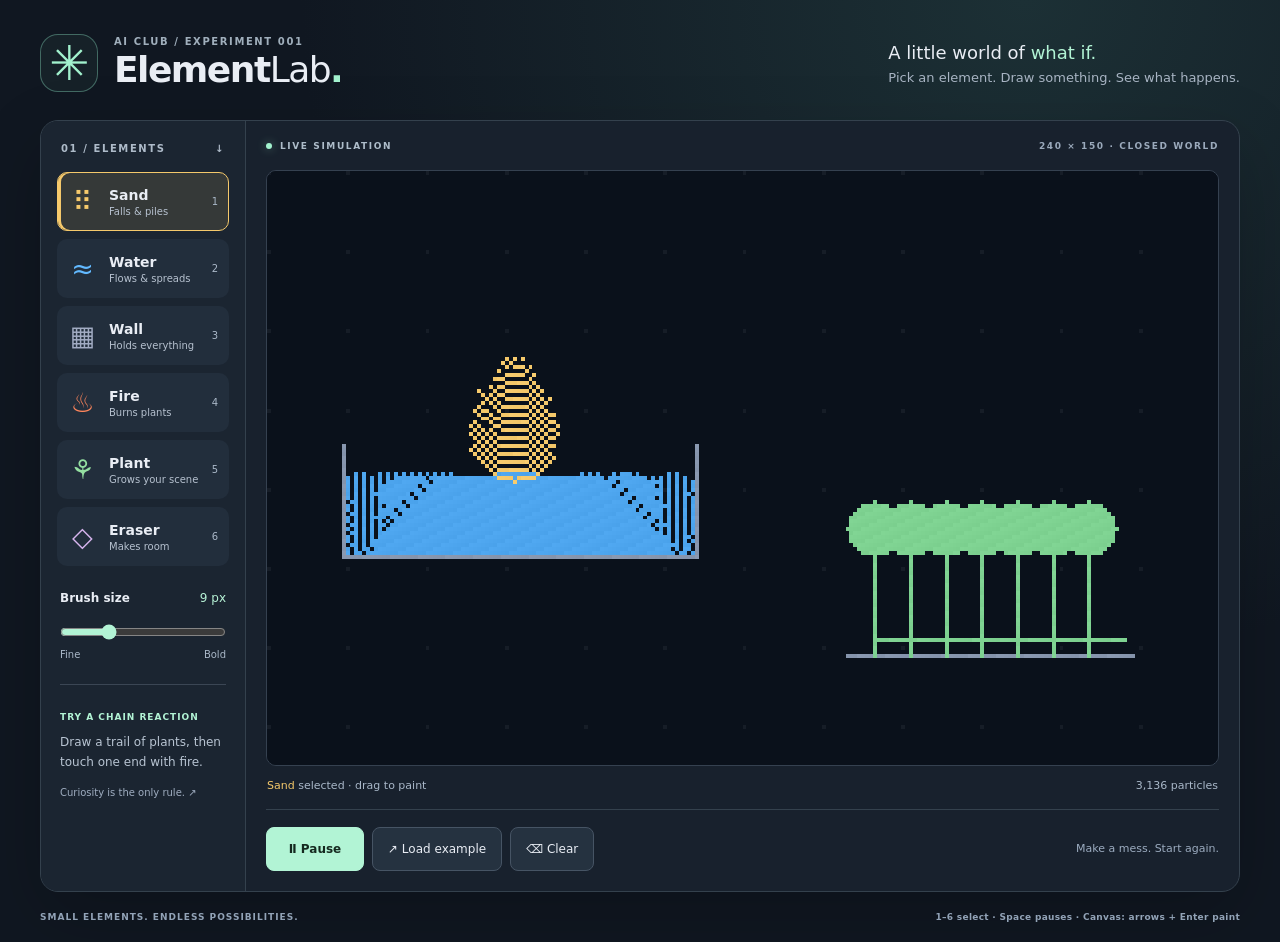
<file: codex/index.html>
<!doctype html>
<html lang="en">
<head>
  <meta charset="utf-8">
  <meta name="viewport" content="width=device-width, initial-scale=1">
  <meta name="theme-color" content="#101721">
  <title>Element Lab — a little world of what if</title>
  <link rel="stylesheet" href="style.css">
  <script defer src="simulation.js"></script>
  <script defer src="app.js"></script>
</head>
<body>
  <main>
    <header class="masthead">
      <div class="brand"><span class="logo" aria-hidden="true">✳</span><div><p class="eyebrow">AI CLUB / EXPERIMENT 001</p><h1>Element<span>Lab</span><span class="title-dot">.</span></h1></div></div>
      <div class="intro"><strong>A little world of <em>what if.</em></strong><p>Pick an element. Draw something. See what happens.</p></div>
    </header>
    <section class="lab" aria-label="Interactive element sandbox">
      <aside class="toolbox">
        <div class="section-label"><span>01 / ELEMENTS</span><span>↓</span></div>
        <div class="materials" role="group" aria-label="Painting material">
          <button class="material selected" data-material="1" aria-pressed="true" style="--accent:#f5c96b"><span class="symbol">⠿</span><span>Sand<small>Falls & piles</small></span><kbd>1</kbd></button>
          <button class="material" data-material="2" aria-pressed="false" style="--accent:#62b9ff"><span class="symbol">≈</span><span>Water<small>Flows & spreads</small></span><kbd>2</kbd></button>
          <button class="material" data-material="3" aria-pressed="false" style="--accent:#a2acc3"><span class="symbol">▦</span><span>Wall<small>Holds everything</small></span><kbd>3</kbd></button>
          <button class="material" data-material="4" aria-pressed="false" style="--accent:#ff865c"><span class="symbol">♨</span><span>Fire<small>Burns plants</small></span><kbd>4</kbd></button>
          <button class="material" data-material="5" aria-pressed="false" style="--accent:#94dfa1"><span class="symbol">⚘</span><span>Plant<small>Grows your scene</small></span><kbd>5</kbd></button>
          <button class="material" data-material="0" aria-pressed="false" style="--accent:#d8b6ef"><span class="symbol">◇</span><span>Eraser<small>Makes room</small></span><kbd>6</kbd></button>
        </div>
        <div class="brush-panel"><label for="brush">Brush size <output id="brush-value" for="brush">9 px</output></label><input id="brush" type="range" min="1" max="12" value="4"><div class="range-labels"><span>Fine</span><span>Bold</span></div></div>
        <div class="tip"><span class="eyebrow">TRY A CHAIN REACTION</span><p>Draw a trail of plants, then touch one end with fire.</p><span>Curiosity is the only rule. ↗</span></div>
      </aside>
      <div class="workspace">
        <div class="canvas-bar"><span><i id="status-dot"></i><span id="status">LIVE SIMULATION</span></span><span class="grid-info">240 × 150 · CLOSED WORLD</span></div>
        <div class="canvas-wrap" id="canvas-wrap"><canvas id="sandbox" width="240" height="150" tabindex="0" aria-label="Element sandbox. Drag to paint. Arrow keys move the brush; Enter paints at the keyboard cursor."></canvas><div class="canvas-hint" id="canvas-hint">YOUR NEXT DISCOVERY STARTS HERE</div></div>
        <div class="canvas-footer"><span id="tool-caption"><b>Sand</b> selected · drag to paint</span><span id="particle-count">0 particles</span></div>
        <div class="actions"><button id="pause">Ⅱ <span>Pause</span></button><button id="example">↗ Load example</button><button id="clear">⌫ Clear</button><span class="action-note">Make a mess. Start again.</span></div>
      </div>
    </section>
    <footer class="page-footer"><span>SMALL ELEMENTS. ENDLESS POSSIBILITIES.</span><span>1–6 select · Space pauses · <span class="keyboard-note">Canvas: arrows + Enter paint</span></span></footer>
    <p id="announcement" class="sr-only" role="status" aria-live="polite"></p>
  </main>
</body>
</html>
</file>
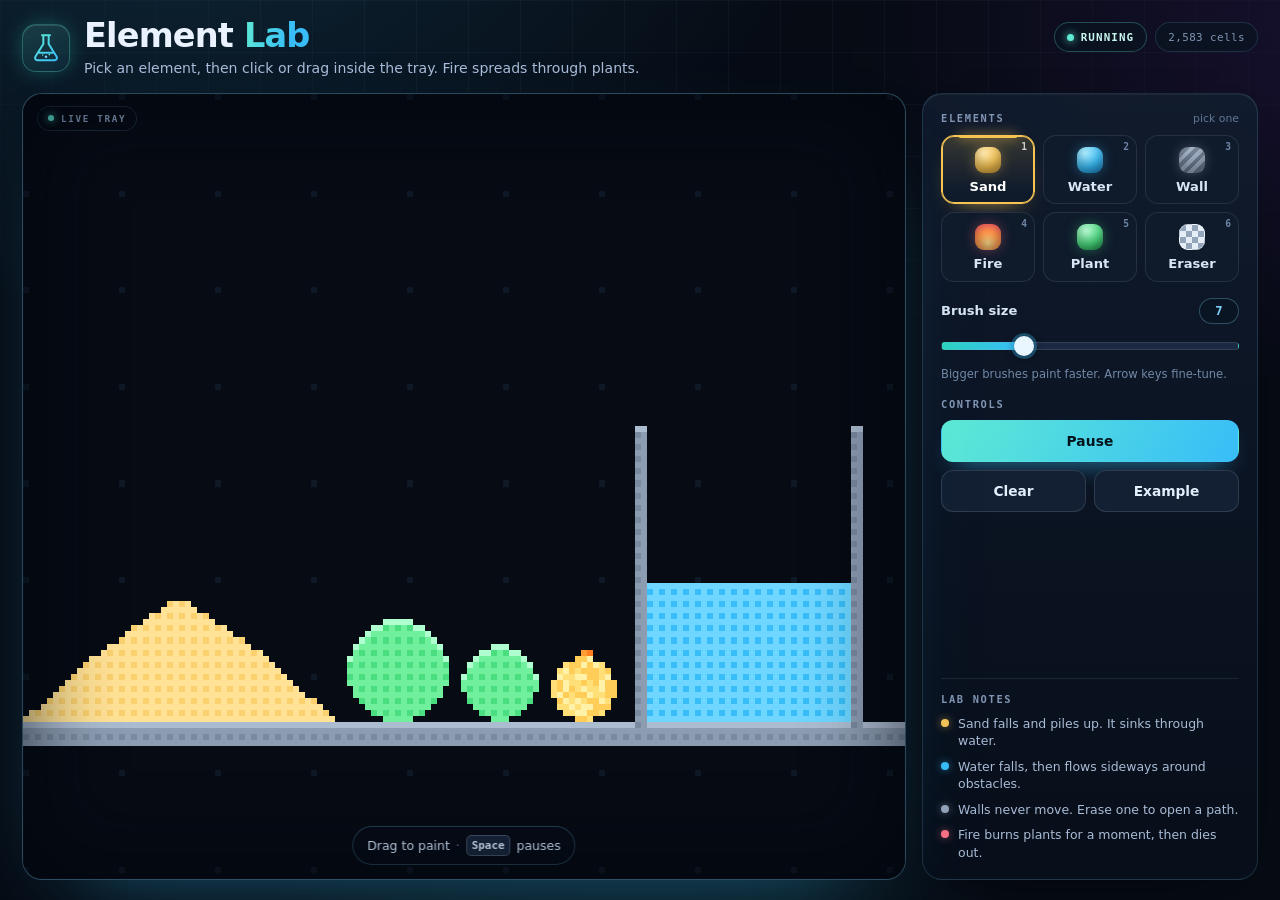
<file: freebuff/index.html>
<!doctype html>
<html lang="en">
<head>
  <meta charset="utf-8" />
  <meta name="viewport" content="width=device-width, initial-scale=1, viewport-fit=cover" />
  <meta name="color-scheme" content="dark" />
  <meta name="description" content="Element Lab is a playful falling-sand sandbox. Paint sand, water, walls, fire and plants, then watch them interact." />
  <title>Element Lab — a falling-sand sandbox</title>
  <link rel="stylesheet" href="styles.css" />
</head>
<body>
  <div class="app">
    <header class="header">
      <div class="brand">
        <span class="logo" aria-hidden="true">
          <svg viewBox="0 0 48 48" fill="none">
            <path d="M18 5h12" stroke="url(#logoStroke)" stroke-width="3" stroke-linecap="round" />
            <path d="M20 7v11L8 37a3.5 3.5 0 0 0 3 5.2h26A3.5 3.5 0 0 0 40 37L28 18V7" stroke="url(#logoStroke)" stroke-width="3" stroke-linejoin="round" stroke-linecap="round" />
            <path d="M13.5 31h21" stroke="url(#logoStroke)" stroke-width="3" stroke-linecap="round" />
            <circle cx="24" cy="37" r="1.9" fill="#7dd3fc" />
            <circle cx="29" cy="34" r="1.2" fill="#5eead4" />
            <circle cx="19" cy="34.5" r="1.2" fill="#5eead4" />
            <defs>
              <linearGradient id="logoStroke" x1="8" y1="5" x2="40" y2="42" gradientUnits="userSpaceOnUse">
                <stop stop-color="#5eead4" />
                <stop offset="1" stop-color="#38bdf8" />
              </linearGradient>
            </defs>
          </svg>
        </span>
        <div class="brand-text">
          <h1>Element <em>Lab</em></h1>
          <p class="tagline">Pick an element, then click or drag inside the tray. Fire spreads through plants.</p>
        </div>
      </div>
      <div class="chips">
        <span class="chip" id="statusChip"><span class="dot" aria-hidden="true"></span><span id="statusText">Running</span></span>
        <span class="chip chip-quiet" id="countChip">0 cells</span>
      </div>
    </header>

    <main class="layout">
      <section class="stage" id="stage">
        <canvas id="lab" width="1200" height="700" tabindex="0" role="img"
          aria-label="Element Lab simulation tray. Paint with the selected element by clicking or dragging."></canvas>
        <span class="stage-tag" aria-hidden="true"><span class="tag-dot"></span>live tray</span>
        <div class="hint" id="hint">Drag to paint <span class="hint-sep">·</span> <kbd>Space</kbd> pauses</div>
        <noscript><p class="noscript">Element Lab needs JavaScript to run.</p></noscript>
      </section>

      <aside class="panel" aria-label="Lab controls">
        <section class="group">
          <div class="group-head">
            <h2 id="elementsHeading">Elements</h2>
            <span class="group-note">pick one</span>
          </div>
          <div class="tools" role="group" aria-labelledby="elementsHeading">
            <button type="button" class="tool" data-material="1" aria-pressed="true" aria-keyshortcuts="1">
              <span class="key" aria-hidden="true">1</span>
              <span class="swatch" aria-hidden="true"></span>
              <span class="tool-name">Sand</span>
            </button>
            <button type="button" class="tool" data-material="2" aria-pressed="false" aria-keyshortcuts="2">
              <span class="key" aria-hidden="true">2</span>
              <span class="swatch" aria-hidden="true"></span>
              <span class="tool-name">Water</span>
            </button>
            <button type="button" class="tool" data-material="3" aria-pressed="false" aria-keyshortcuts="3">
              <span class="key" aria-hidden="true">3</span>
              <span class="swatch" aria-hidden="true"></span>
              <span class="tool-name">Wall</span>
            </button>
            <button type="button" class="tool" data-material="4" aria-pressed="false" aria-keyshortcuts="4">
              <span class="key" aria-hidden="true">4</span>
              <span class="swatch" aria-hidden="true"></span>
              <span class="tool-name">Fire</span>
            </button>
            <button type="button" class="tool" data-material="5" aria-pressed="false" aria-keyshortcuts="5">
              <span class="key" aria-hidden="true">5</span>
              <span class="swatch" aria-hidden="true"></span>
              <span class="tool-name">Plant</span>
            </button>
            <button type="button" class="tool" data-material="0" aria-pressed="false" aria-keyshortcuts="6">
              <span class="key" aria-hidden="true">6</span>
              <span class="swatch" aria-hidden="true"></span>
              <span class="tool-name">Eraser</span>
            </button>
          </div>
        </section>

        <section class="group">
          <label class="range-label" for="brush">Brush size <output id="brushValue" for="brush">7</output></label>
          <input type="range" id="brush" min="1" max="24" step="1" value="7" aria-describedby="brushHelp" />
          <p class="help" id="brushHelp">Bigger brushes paint faster. Arrow keys fine-tune.</p>
        </section>

        <section class="group">
          <h2 id="actionsHeading">Controls</h2>
          <div class="actions" role="group" aria-labelledby="actionsHeading">
            <button type="button" id="pauseBtn" class="btn btn-primary" aria-pressed="false">Pause</button>
            <button type="button" id="clearBtn" class="btn">Clear</button>
            <button type="button" id="exampleBtn" class="btn">Example</button>
          </div>
        </section>

        <section class="rules">
          <h2>Lab notes</h2>
          <ul>
            <li><span class="bullet" style="--c: #f6c453"></span><span>Sand falls and piles up. It sinks through water.</span></li>
            <li><span class="bullet" style="--c: #38bdf8"></span><span>Water falls, then flows sideways around obstacles.</span></li>
            <li><span class="bullet" style="--c: #94a3b8"></span><span>Walls never move. Erase one to open a path.</span></li>
            <li><span class="bullet" style="--c: #fb7185"></span><span>Fire burns plants for a moment, then dies out.</span></li>
          </ul>
        </section>
      </aside>
    </main>
  </div>

  <p class="sr-only" id="announcer" aria-live="polite"></p>
  <script src="sim.js"></script>
  <script src="app.js"></script>
</body>
</html>
</file>
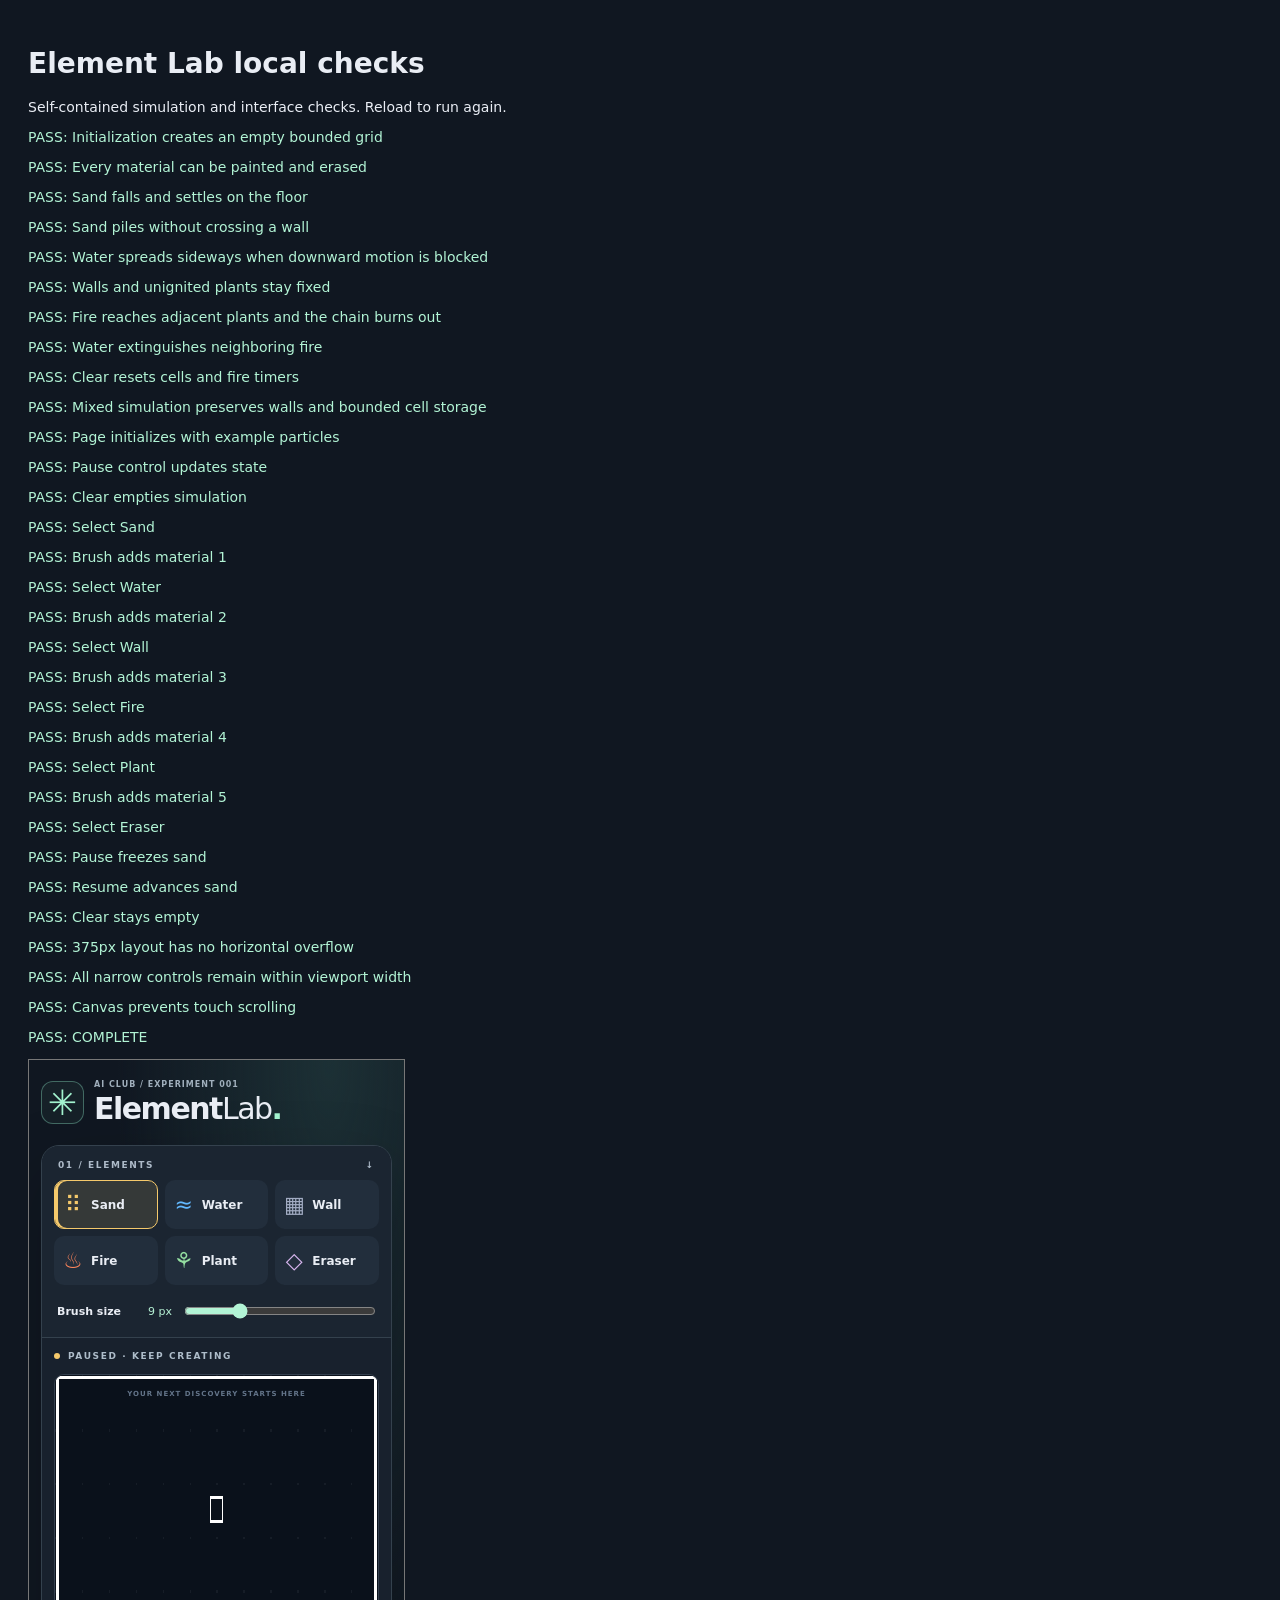
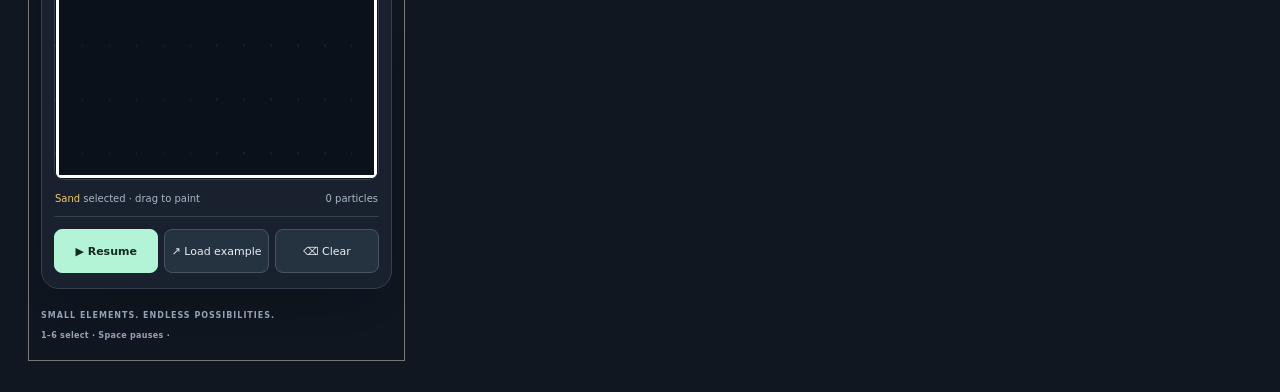
<file: codex/tests.html>
<!doctype html><html lang="en"><meta charset="utf-8"><title>Element Lab local checks</title><style>body{background:#101721;color:#e9edf4;font:14px system-ui;padding:20px}iframe{border:1px solid #777;width:1200px;height:900px;max-width:100%}.pass{color:#b2f4d5}.fail{color:#ff997a}</style><h1>Element Lab local checks</h1><p>Self-contained simulation and interface checks. Reload to run again.</p><div id="results"></div><iframe id="app" src="index.html" title="App under test"></iframe><script src="simulation.js"></script><script src="tests.js"></script><script>
const report=document.querySelector('#results');let failures=0;
function result(name,pass,error=''){const p=document.createElement('p');p.className=pass?'pass':'fail';p.textContent=(pass?'PASS: ':'FAIL: ')+name+' '+error;report.append(p);if(!pass)failures++;}
simulationTestResults.forEach(r=>result(r.name,r.pass,r.error||''));
const wait=ms=>new Promise(resolve=>setTimeout(resolve,ms));
document.querySelector('iframe').addEventListener('load',async()=>{
 try{
 const frame=document.querySelector('iframe'),win=frame.contentWindow,doc=win.document,c=doc.querySelector('canvas');
 const count=()=>Number(doc.querySelector('#particle-count').textContent.replace(/\D/g,''));
 result('Page initializes with example particles',count()>0 && c.width===240);
 doc.querySelector('#pause').click();result('Pause control updates state',doc.querySelector('#pause').textContent.includes('Resume'));
 doc.querySelector('#clear').click();result('Clear empties simulation',count()===0);
 for(const button of doc.querySelectorAll('[data-material]')){
 button.click();result('Select '+button.querySelectorAll('span')[1].firstChild.textContent,button.getAttribute('aria-pressed')==='true'&&doc.querySelectorAll('[aria-pressed=true]').length===1);
 if(button.dataset.material==='0')continue;
 const rect=c.getBoundingClientRect();const x=rect.left+rect.width*.5,y=rect.top+rect.height*.3;
 // Synthetic pointers do not hold native capture; use keyboard painting to test each UI material.
 c.focus();c.dispatchEvent(new win.KeyboardEvent('keydown',{key:'Enter',bubbles:true}));
 result('Brush adds material '+button.dataset.material,count()>0);doc.querySelector('#clear').click();
 }
 doc.querySelector('[data-material="1"]').click();c.focus();c.dispatchEvent(new win.KeyboardEvent('keydown',{key:'Enter',bubbles:true}));
 const pixels=()=>c.getContext('2d').getImageData(0,0,240,150).data.join();const before=pixels();await wait(150);result('Pause freezes sand',pixels()===before);
 doc.querySelector('#pause').click();await wait(180);result('Resume advances sand',pixels()!==before);
 doc.querySelector('#pause').click();doc.querySelector('#clear').click();await wait(80);result('Clear stays empty',count()===0);
 frame.style.width='375px';await wait(100);
 result('375px layout has no horizontal overflow',doc.documentElement.scrollWidth<=375);
 result('All narrow controls remain within viewport width',[...doc.querySelectorAll('button,input')].every(e=>{const r=e.getBoundingClientRect();return r.width>0&&r.left>=0&&r.right<=375;}));
 result('Canvas prevents touch scrolling',win.getComputedStyle(c).touchAction==='none');
 }catch(e){result('Browser interface suite',false,e.message);}
 document.body.dataset.result=failures?'FAIL':'PASS';result('COMPLETE',!failures);
});
</script></html>
</file>
<file: codex/style.css>
:root{color-scheme:dark;font-family:ui-sans-serif,system-ui,-apple-system,"Segoe UI",sans-serif;color:#e9edf4;background:#101721;font-synthesis:none}*{box-sizing:border-box}body{margin:0;background:radial-gradient(ellipse at 80% 0%,#1c3035 0,transparent 50%),#101721}button,input{font:inherit}button{cursor:pointer}main{max-width:1540px;margin:auto;padding:34px 40px 20px}.masthead{display:flex;justify-content:space-between;align-items:center;margin-bottom:28px;gap:24px}.brand{display:flex;align-items:center;gap:16px}.logo{display:grid;place-items:center;width:58px;height:58px;border:1px solid #84d8bb66;border-radius:18px;color:#a2f2ce;font-size:48px;background:#a2f2ce0b}.eyebrow,.section-label,.canvas-bar,.page-footer,.canvas-hint{font-size:10px;letter-spacing:1.6px;font-weight:650}.eyebrow{color:#a0afbc;margin:0 0 3px}h1{font-size:36px;letter-spacing:-1.5px;line-height:1.1;margin:0}h1>span:first-child{font-weight:350}.title-dot{color:#a2f2ce}.intro strong{font-size:18px;font-weight:500}.intro em{color:#b2f4d5;font-style:normal}.intro p{font-size:13px;color:#a8b4c3;margin:7px 0 0}.lab{display:grid;grid-template-columns:205px minmax(0,1fr);border:1px solid #34414d;border-radius:18px;overflow:hidden;background:#18212d;box-shadow:0 24px 70px #0003}.toolbox{padding:22px 16px;background:#1b2531;border-right:1px solid #34414d}.section-label{display:flex;justify-content:space-between;color:#aebbc9;margin:0 4px 18px}.materials{display:grid;gap:8px}.material{display:flex;align-items:center;gap:12px;position:relative;width:100%;text-align:left;background:#222e3c;border:1px solid transparent;color:#e9edf4;border-radius:10px;min-height:59px;padding:9px 10px;transition:background .15s,transform .15s}.material:hover{background:#2c3b4b;transform:translateX(2px)}.material.selected{border-color:var(--accent);background:color-mix(in srgb,var(--accent) 12%,#1b2531);box-shadow:inset 3px 0 var(--accent)}.symbol{font-size:27px;width:29px;text-align:center;color:var(--accent);line-height:1}.material>span:nth-child(2){font-size:14px;font-weight:650}.material small{display:block;font-size:10px;color:#b6c1cf;margin-top:3px;font-weight:400}kbd{font-family:inherit;font-size:10px;color:#aab8c8;margin-left:auto}.brush-panel{margin-top:25px;padding:0 3px}.brush-panel label{display:flex;justify-content:space-between;font-size:12px;font-weight:650}output{color:#b7f3d6;font-weight:400}input[type=range]{width:100%;margin:15px 0 5px;accent-color:#b2f4d5;min-height:24px}.range-labels{display:flex;justify-content:space-between;font-size:10px;color:#aab8c8}.tip{margin:24px 3px 0;padding-top:20px;border-top:1px solid #3b4654}.tip .eyebrow{font-size:9px;color:#b2f4d5;letter-spacing:1px}.tip p{font-size:12px;line-height:1.7;color:#b8c4d2;margin:8px 0}.tip>span:last-child{font-size:10px;color:#9fadc0}.workspace{min-width:0;padding:0 20px 20px}.canvas-bar{height:49px;display:flex;align-items:center;justify-content:space-between;color:#aebdca;font-size:9px;gap:8px}.canvas-bar>span:first-child{display:flex;gap:8px;align-items:center}i{display:inline-block;background:#a2f2ce;width:6px;height:6px;border-radius:50%;box-shadow:0 0 10px #a2f2ce70}i.paused{background:#f5c96b;box-shadow:none}.grid-info{color:#9baabc}.canvas-wrap{position:relative;background:#0a111b;border:1px solid #354150;border-radius:10px;overflow:hidden;aspect-ratio:8/5}canvas{display:block;width:100%;height:100%;image-rendering:pixelated;touch-action:none;cursor:crosshair}.canvas-hint{pointer-events:none;position:absolute;top:30px;left:0;right:0;text-align:center;color:#637489;font-size:9px}.canvas-footer{display:flex;justify-content:space-between;gap:10px;color:#a9b8c9;font-size:11px;padding:13px 1px 17px}.canvas-footer b{color:#f5c96b;font-weight:500}.actions{display:flex;align-items:center;gap:8px;border-top:1px solid #34414d;padding-top:17px}.actions button{border:1px solid #465464;border-radius:8px;background:#253240;color:#e9edf4;padding:11px 15px;min-height:44px;font-size:12px}.actions button:hover{background:#344456;border-color:#7b8fa5}.actions #pause{color:#15291f;background:#b2f4d5;border-color:#b2f4d5;min-width:98px;font-weight:650}.action-note{margin-left:auto;color:#9cacc0;font-size:11px}.page-footer{display:flex;justify-content:space-between;gap:16px;color:#92a3b7;margin-top:20px;font-size:9px;letter-spacing:1px}.page-footer>span:last-child{letter-spacing:.3px}button:focus-visible,input:focus-visible,canvas:focus-visible{outline:3px solid #fff;outline-offset:3px}canvas:focus-visible{outline-offset:-4px}.sr-only{position:absolute;width:1px;height:1px;overflow:hidden;clip-path:inset(50%)}@media(min-width:1400px){main{padding-top:45px}.toolbox{padding-top:25px}.material{min-height:65px}}@media(max-width:900px){main{padding:22px 20px}.intro{max-width:250px}.intro strong{font-size:16px}.lab{grid-template-columns:180px minmax(0,1fr)}.toolbox{padding:17px 12px}.workspace{padding:0 12px 15px}.grid-info,.action-note{display:none}.tip{margin-top:18px}.actions{flex-wrap:wrap}.actions button{padding:10px}.canvas-wrap{aspect-ratio:auto;height:480px}.page-footer{flex-wrap:wrap}}@media(max-width:620px){main{padding:20px 12px}.masthead{align-items:flex-start;margin-bottom:20px;gap:16px}.logo{width:43px;height:43px;font-size:35px;border-radius:12px}.brand{gap:10px}h1{font-size:30px}.brand .eyebrow{font-size:8px;letter-spacing:1px}.intro{display:none}.lab{display:flex;flex-direction:column}.toolbox{border-right:0;border-bottom:1px solid #34414d;padding:14px 12px}.section-label{margin-bottom:10px;font-size:9px}.materials{grid-template-columns:repeat(3,minmax(0,1fr));gap:7px}.material{min-height:49px;padding:7px;gap:7px}.material>span:nth-child(2){font-size:12px}.material small,kbd,.tip{display:none}.symbol{font-size:22px;width:22px}.brush-panel{margin-top:14px;display:grid;grid-template-columns:115px 1fr;gap:12px;align-items:center}.brush-panel label{font-size:11px;gap:7px}input[type=range]{margin:0}.range-labels{display:none}.canvas-bar{height:36px}.canvas-wrap{height:auto;aspect-ratio:4/5}.canvas-hint{font-size:7px;letter-spacing:1px;top:15px}.canvas-footer{font-size:10px;padding-bottom:12px}.actions{padding-top:12px;gap:6px}.actions button{flex:1;padding:10px 5px;font-size:11px}.actions #pause{min-width:0}.page-footer{font-size:8px;line-height:1.8;gap:5px}.keyboard-note{display:none}}
</file>
<file: freebuff/styles.css>
:root {
  --bg: #060b14;
  --bg-deep: #040810;
  --panel: #0b1422;
  --panel-raised: #101b2c;
  --line: rgba(125, 211, 252, 0.16);
  --line-strong: rgba(125, 211, 252, 0.3);
  --text: #eaf2ff;
  --text-dim: #a9bcd8;
  --text-mute: #8195b3;
  --accent: #5eead4;
  --accent-2: #38bdf8;
  --focus: #7ee7ff;
  --danger: #fb7185;
  --radius-lg: 20px;
  --radius-md: 13px;
  --font-ui: "Segoe UI", ui-sans-serif, system-ui, -apple-system, BlinkMacSystemFont, "Helvetica Neue", Arial, sans-serif;
  --font-mono: ui-monospace, "Cascadia Mono", "SFMono-Regular", Menlo, Consolas, monospace;
}

* {
  box-sizing: border-box;
}

html {
  height: 100%;
}

body {
  margin: 0;
  min-height: 100%;
  color: var(--text);
  font-family: var(--font-ui);
  background:
    radial-gradient(1100px 700px at 12% -14%, rgba(56, 189, 248, 0.16), transparent 62%),
    radial-gradient(900px 640px at 108% 2%, rgba(147, 51, 234, 0.13), transparent 58%),
    radial-gradient(720px 520px at 50% 118%, rgba(45, 212, 191, 0.11), transparent 62%),
    var(--bg);
  overflow: hidden;
  overscroll-behavior: none;
  -webkit-font-smoothing: antialiased;
}

body::before {
  content: "";
  position: fixed;
  inset: 0;
  z-index: 0;
  pointer-events: none;
  background-image:
    linear-gradient(rgba(148, 163, 184, 0.055) 1px, transparent 1px),
    linear-gradient(90deg, rgba(148, 163, 184, 0.055) 1px, transparent 1px);
  background-size: 52px 52px;
  -webkit-mask-image: radial-gradient(ellipse 90% 70% at 50% 0%, #000 25%, transparent 80%);
  mask-image: radial-gradient(ellipse 90% 70% at 50% 0%, #000 25%, transparent 80%);
}

.sr-only {
  position: absolute;
  width: 1px;
  height: 1px;
  padding: 0;
  margin: -1px;
  overflow: hidden;
  clip: rect(0, 0, 0, 0);
  white-space: nowrap;
  border: 0;
}

:where(button, input, canvas, [tabindex]):focus-visible {
  outline: 3px solid var(--focus);
  outline-offset: 3px;
}

#lab:focus-visible {
  outline-offset: -4px;
  border-radius: 16px;
}

/* ---------- Layout ---------- */

.app {
  position: relative;
  z-index: 1;
  display: flex;
  flex-direction: column;
  gap: 14px;
  height: 100vh;
  height: 100dvh;
  max-width: 1680px;
  margin: 0 auto;
  padding: 18px 22px 20px;
}

.header {
  display: flex;
  align-items: flex-start;
  justify-content: space-between;
  gap: 16px;
  flex-wrap: wrap;
  flex: none;
}

.brand {
  display: flex;
  align-items: center;
  gap: 14px;
  min-width: 0;
}

.logo {
  flex: none;
  display: grid;
  place-items: center;
  width: 48px;
  height: 48px;
  border-radius: 14px;
  background: linear-gradient(155deg, rgba(94, 234, 212, 0.16), rgba(56, 189, 248, 0.08));
  border: 1px solid rgba(94, 234, 212, 0.28);
  box-shadow: 0 0 26px -8px rgba(45, 212, 191, 0.7), inset 0 1px 0 rgba(255, 255, 255, 0.12);
}

.logo svg {
  width: 32px;
  height: 32px;
}

.brand-text {
  min-width: 0;
}

h1 {
  margin: 0;
  font-size: clamp(1.55rem, 1.1rem + 1.5vw, 2.1rem);
  font-weight: 800;
  line-height: 1.05;
  letter-spacing: -0.025em;
}

h1 em {
  font-style: normal;
  background: linear-gradient(100deg, var(--accent) 0%, var(--accent-2) 70%);
  -webkit-background-clip: text;
  background-clip: text;
  color: transparent;
}

.tagline {
  margin: 5px 0 0;
  max-width: 88ch;
  color: var(--text-dim);
  font-size: 0.88rem;
  line-height: 1.45;
}

.chips {
  display: flex;
  align-items: center;
  gap: 8px;
  flex-wrap: wrap;
  padding-top: 4px;
}

.chip {
  display: inline-flex;
  align-items: center;
  gap: 7px;
  height: 30px;
  padding: 0 12px;
  border-radius: 999px;
  border: 1px solid rgba(94, 234, 212, 0.28);
  background: rgba(9, 20, 32, 0.7);
  color: #c9f7ee;
  font-family: var(--font-mono);
  font-size: 0.68rem;
  font-weight: 600;
  letter-spacing: 0.1em;
  text-transform: uppercase;
  white-space: nowrap;
}

.chip-quiet {
  border-color: var(--line);
  color: var(--text-mute);
  letter-spacing: 0.04em;
  text-transform: none;
  font-weight: 500;
}

.dot {
  width: 7px;
  height: 7px;
  border-radius: 50%;
  background: var(--accent);
  box-shadow: 0 0 9px var(--accent);
  animation: pulse 2.2s ease-in-out infinite;
}

.chip.is-paused {
  border-color: rgba(251, 191, 36, 0.35);
  color: #fde68a;
}

.chip.is-paused .dot {
  background: #fbbf24;
  box-shadow: 0 0 9px #fbbf24;
  animation: none;
}

@keyframes pulse {
  0%, 100% { opacity: 1; transform: scale(1); }
  50% { opacity: 0.45; transform: scale(0.82); }
}

.layout {
  flex: 1;
  min-height: 0;
  display: grid;
  grid-template-columns: minmax(0, 1fr) 336px;
  gap: 16px;
}

/* ---------- Stage ---------- */

.stage {
  position: relative;
  min-width: 0;
  min-height: 0;
  border-radius: var(--radius-lg);
  border: 1px solid var(--line-strong);
  background:
    radial-gradient(120% 110% at 50% 0%, #0c1828 0%, #060c16 62%);
  box-shadow:
    0 36px 90px -54px rgba(56, 189, 248, 0.65),
    0 20px 50px -30px rgba(0, 0, 0, 0.9),
    inset 0 1px 0 rgba(255, 255, 255, 0.06);
  overflow: hidden;
}

.stage::after {
  content: "";
  position: absolute;
  inset: 0;
  pointer-events: none;
  border-radius: inherit;
  box-shadow:
    inset 0 0 90px rgba(2, 6, 12, 0.72),
    inset 0 0 0 1px rgba(255, 255, 255, 0.025);
}

#lab {
  display: block;
  width: 100%;
  height: 100%;
  touch-action: none;
  cursor: crosshair;
  -webkit-tap-highlight-color: transparent;
}

.stage-tag {
  position: absolute;
  top: 12px;
  left: 14px;
  display: inline-flex;
  align-items: center;
  gap: 7px;
  padding: 6px 10px;
  border-radius: 999px;
  border: 1px solid rgba(125, 211, 252, 0.16);
  background: rgba(5, 11, 20, 0.6);
  color: #7f97b6;
  font-family: var(--font-mono);
  font-size: 0.58rem;
  font-weight: 700;
  letter-spacing: 0.18em;
  text-transform: uppercase;
  pointer-events: none;
  backdrop-filter: blur(6px);
}

.tag-dot {
  width: 6px;
  height: 6px;
  border-radius: 50%;
  background: var(--accent);
  box-shadow: 0 0 8px var(--accent);
  transition: background 0.2s ease, box-shadow 0.2s ease;
}

.stage.is-paused .tag-dot {
  background: #fbbf24;
  box-shadow: 0 0 8px #fbbf24;
}

.hint {
  position: absolute;
  left: 50%;
  bottom: 14px;
  transform: translateX(-50%);
  display: flex;
  align-items: center;
  gap: 6px;
  max-width: calc(100% - 28px);
  padding: 8px 14px;
  border-radius: 999px;
  border: 1px solid rgba(125, 211, 252, 0.24);
  background: rgba(7, 14, 25, 0.78);
  color: #d3e6fb;
  font-size: 0.78rem;
  white-space: nowrap;
  pointer-events: none;
  backdrop-filter: blur(8px);
  transition: opacity 0.5s ease, transform 0.5s ease;
}

.hint-sep {
  color: #5f7695;
}

.hint kbd {
  font-family: var(--font-mono);
  font-size: 0.68rem;
  font-weight: 700;
  padding: 3px 5px;
  border-radius: 5px;
  background: #17263c;
  border: 1px solid rgba(148, 163, 184, 0.35);
  color: #dbeafe;
}

.hint.is-hidden {
  opacity: 0;
  transform: translate(-50%, 10px);
}

.noscript {
  position: absolute;
  inset: 0;
  display: grid;
  place-items: center;
  margin: 0;
  padding: 24px;
  color: var(--text);
  background: rgba(4, 8, 16, 0.9);
  text-align: center;
}

/* ---------- Panel ---------- */

.panel {
  display: flex;
  flex-direction: column;
  gap: 16px;
  min-height: 0;
  padding: 18px;
  border-radius: var(--radius-lg);
  border: 1px solid var(--line);
  background:
    linear-gradient(180deg, rgba(17, 28, 46, 0.92) 0%, rgba(8, 15, 26, 0.95) 100%);
  box-shadow:
    0 24px 60px -40px rgba(0, 0, 0, 0.9),
    inset 0 1px 0 rgba(255, 255, 255, 0.05);
  overflow: auto;
  scrollbar-width: thin;
  scrollbar-color: #26364f transparent;
}

.panel::-webkit-scrollbar {
  width: 8px;
}

.panel::-webkit-scrollbar-thumb {
  background: #26364f;
  border-radius: 99px;
}

.group {
  display: flex;
  flex-direction: column;
  gap: 10px;
  flex: none;
}

.group-head {
  display: flex;
  align-items: baseline;
  justify-content: space-between;
  gap: 10px;
}

h2 {
  margin: 0;
  color: var(--text-mute);
  font-family: var(--font-mono);
  font-size: 0.65rem;
  font-weight: 700;
  letter-spacing: 0.16em;
  text-transform: uppercase;
}

.group-note {
  color: #617894;
  font-size: 0.68rem;
}

.tools {
  display: grid;
  grid-template-columns: repeat(3, minmax(0, 1fr));
  gap: 8px;
}

.tool {
  --tool-color: #94a3b8;
  position: relative;
  display: flex;
  flex-direction: column;
  align-items: center;
  justify-content: center;
  gap: 7px;
  min-height: 66px;
  padding: 11px 6px 9px;
  border-radius: var(--radius-md);
  border: 1px solid rgba(148, 163, 184, 0.16);
  background: #0f1a2b;
  color: #d8e6f7;
  font-family: inherit;
  font-size: 0.82rem;
  font-weight: 600;
  line-height: 1.1;
  cursor: pointer;
  -webkit-tap-highlight-color: transparent;
  transition: transform 0.13s ease, border-color 0.13s ease, background 0.13s ease, box-shadow 0.13s ease;
}

.tool:hover {
  background: #16253a;
  border-color: rgba(148, 163, 184, 0.34);
  transform: translateY(-1px);
}

.tool:active {
  transform: translateY(0) scale(0.98);
}

.tool[aria-pressed="true"] {
  border-color: var(--tool-color);
  background: #182840;
  background: linear-gradient(180deg, color-mix(in srgb, var(--tool-color) 17%, #0f1a2b) 0%, #0f1a2b 82%);
  color: #ffffff;
  box-shadow:
    0 0 0 1px var(--tool-color) inset,
    0 10px 24px -16px var(--tool-color);
}

.tool[aria-pressed="true"]::after {
  content: "";
  position: absolute;
  top: -1px;
  left: 16px;
  right: 16px;
  height: 3px;
  border-radius: 0 0 4px 4px;
  background: var(--tool-color);
  box-shadow: 0 0 12px var(--tool-color);
}

.tool .key {
  position: absolute;
  top: 6px;
  right: 7px;
  color: #6f86a5;
  font-family: var(--font-mono);
  font-size: 0.6rem;
  font-weight: 700;
  line-height: 1;
}

.tool[aria-pressed="true"] .key {
  color: rgba(255, 255, 255, 0.75);
}

.swatch {
  width: 26px;
  height: 26px;
  border-radius: 9px;
  background: var(--tool-color);
  box-shadow:
    inset 0 -8px 12px rgba(0, 0, 0, 0.3),
    inset 0 6px 10px rgba(255, 255, 255, 0.16),
    0 0 16px -5px var(--tool-color);
}

.tool[data-material="1"] { --tool-color: #f6c453; }
.tool[data-material="2"] { --tool-color: #38bdf8; }
.tool[data-material="3"] { --tool-color: #94a3b8; }
.tool[data-material="4"] { --tool-color: #fb7185; }
.tool[data-material="5"] { --tool-color: #4ade80; }
.tool[data-material="0"] { --tool-color: #f472b6; }

.tool[data-material="1"] .swatch {
  background: radial-gradient(circle at 32% 26%, #ffe9ab 0%, #f6c453 52%, #c68f2d 100%);
}
.tool[data-material="2"] .swatch {
  background: radial-gradient(circle at 30% 24%, #a9ecff 0%, #38bdf8 54%, #0f73b6 100%);
}
.tool[data-material="3"] .swatch {
  background: repeating-linear-gradient(135deg, #9aabc0 0 4px, #68778c 4px 8px);
}
.tool[data-material="4"] .swatch {
  background: radial-gradient(circle at 50% 74%, #ffe28f 0%, #ff8a3d 52%, #d61f3b 100%);
}
.tool[data-material="5"] .swatch {
  background: radial-gradient(circle at 34% 28%, #b4f8d0 0%, #4ade80 54%, #13803e 100%);
}
.tool[data-material="0"] .swatch {
  background: repeating-conic-gradient(#e5edf7 0% 25%, #93a5bb 0% 50%) 50% / 12px 12px;
  box-shadow: inset 0 0 0 1px rgba(255, 255, 255, 0.4);
}

/* Brush size */

.range-label {
  display: flex;
  align-items: center;
  justify-content: space-between;
  gap: 10px;
  color: #d8e6f7;
  font-size: 0.82rem;
  font-weight: 600;
}

output {
  min-width: 40px;
  padding: 5px 9px;
  border-radius: 999px;
  border: 1px solid rgba(125, 211, 252, 0.3);
  background: #0a1524;
  color: #7dd3fc;
  font-family: var(--font-mono);
  font-size: 0.76rem;
  font-weight: 700;
  text-align: center;
}

input[type="range"] {
  --fill: 26%;
  width: 100%;
  height: 24px;
  margin: 0;
  padding: 0;
  background: transparent;
  -webkit-appearance: none;
  appearance: none;
  cursor: pointer;
}

input[type="range"]::-webkit-slider-runnable-track {
  height: 8px;
  border-radius: 999px;
  background: linear-gradient(90deg, #2dd4bf 0%, #38bdf8 var(--fill), #1b2a42 var(--fill), #1b2a42 100%);
  border: 1px solid rgba(148, 163, 184, 0.18);
}

input[type="range"]::-webkit-slider-thumb {
  -webkit-appearance: none;
  appearance: none;
  width: 20px;
  height: 20px;
  margin-top: -7px;
  border: 0;
  border-radius: 50%;
  background: #eaf6ff;
  box-shadow:
    0 0 0 3px rgba(56, 189, 248, 0.32),
    0 2px 8px rgba(0, 0, 0, 0.55);
}

input[type="range"]::-moz-range-track {
  height: 8px;
  border-radius: 999px;
  background: #1b2a42;
  border: 1px solid rgba(148, 163, 184, 0.18);
}

input[type="range"]::-moz-range-progress {
  height: 8px;
  border-radius: 999px;
  background: linear-gradient(90deg, #2dd4bf, #38bdf8);
}

input[type="range"]::-moz-range-thumb {
  width: 20px;
  height: 20px;
  border: 0;
  border-radius: 50%;
  background: #eaf6ff;
  box-shadow:
    0 0 0 3px rgba(56, 189, 248, 0.32),
    0 2px 8px rgba(0, 0, 0, 0.55);
}

.help {
  margin: -2px 0 0;
  color: #7188a6;
  font-size: 0.72rem;
  line-height: 1.4;
}

/* Actions */

.actions {
  display: grid;
  grid-template-columns: 1fr 1fr;
  gap: 8px;
}

#pauseBtn {
  grid-column: 1 / -1;
}

.btn {
  display: inline-flex;
  align-items: center;
  justify-content: center;
  gap: 8px;
  min-height: 42px;
  padding: 10px 14px;
  border-radius: 12px;
  border: 1px solid rgba(148, 163, 184, 0.22);
  background: #131f32;
  color: #e2eefc;
  font-family: inherit;
  font-size: 0.86rem;
  font-weight: 600;
  cursor: pointer;
  -webkit-tap-highlight-color: transparent;
  transition: background 0.13s ease, border-color 0.13s ease, transform 0.13s ease, filter 0.13s ease;
}

.btn:hover {
  background: #1a2a42;
  border-color: rgba(148, 163, 184, 0.4);
}

.btn:active {
  transform: scale(0.985);
}

.btn-primary {
  border-color: transparent;
  background: linear-gradient(120deg, #5eead4 0%, #38bdf8 100%);
  color: #03131c;
  font-weight: 800;
  letter-spacing: 0.01em;
  box-shadow: 0 12px 26px -14px rgba(56, 189, 248, 0.9);
}

.btn-primary:hover {
  background: linear-gradient(120deg, #6cf1dd 0%, #52c8fb 100%);
  border-color: transparent;
  filter: brightness(1.02);
}

/* Notes */

.rules {
  margin-top: auto;
  padding-top: 14px;
  border-top: 1px solid rgba(148, 163, 184, 0.14);
  flex: none;
}

.rules ul {
  display: grid;
  gap: 8px;
  margin: 10px 0 0;
  padding: 0;
  list-style: none;
  color: #a8bbd6;
  font-size: 0.78rem;
  line-height: 1.4;
}

.rules li {
  display: flex;
  align-items: flex-start;
  gap: 9px;
}

.bullet {
  flex: none;
  width: 8px;
  height: 8px;
  margin-top: 4px;
  border-radius: 50%;
  background: var(--c, #94a3b8);
  box-shadow: 0 0 9px -1px var(--c, #94a3b8);
}

/* ---------- Responsive ---------- */

@media (max-width: 1000px) {
  .layout {
    grid-template-columns: minmax(0, 1fr) 300px;
  }

  .panel {
    padding: 16px;
  }
}

@media (max-width: 900px) {
  body {
    overflow-y: auto;
  }

  .app {
    height: auto;
    min-height: 100dvh;
    padding: 14px 14px 18px;
    gap: 12px;
  }

  .header {
    align-items: center;
  }

  .logo {
    width: 42px;
    height: 42px;
    border-radius: 12px;
  }

  .logo svg {
    width: 28px;
    height: 28px;
  }

  .tagline {
    font-size: 0.8rem;
    line-height: 1.4;
  }

  .layout {
    display: flex;
    flex-direction: column;
    gap: 12px;
    min-height: 0;
  }

  .stage {
    flex: none;
    height: clamp(220px, 32dvh, 320px);
    min-height: 0;
    border-radius: 16px;
  }

  .help {
    display: none;
  }

  .panel {
    gap: 12px;
    padding: 14px;
    border-radius: 16px;
    overflow: visible;
  }

  .tools {
    gap: 7px;
  }

  .tool {
    flex-direction: row;
    justify-content: flex-start;
    gap: 9px;
    min-height: 48px;
    padding: 8px 10px;
    font-size: 0.82rem;
  }

  .tool .key {
    position: static;
    margin-left: auto;
    opacity: 0.72;
  }

  .tool[aria-pressed="true"]::after {
    top: 8px;
    bottom: 8px;
    left: -1px;
    right: auto;
    width: 3px;
    height: auto;
    border-radius: 0 4px 4px 0;
  }

  .swatch {
    width: 24px;
    height: 24px;
    border-radius: 8px;
    flex: none;
  }

  .actions {
    grid-template-columns: repeat(3, minmax(0, 1fr));
  }

  #pauseBtn {
    grid-column: auto;
  }

  .btn {
    min-height: 44px;
    padding: 9px 8px;
    font-size: 0.84rem;
  }

  .rules {
    margin-top: 0;
    padding-top: 12px;
  }

  .rules ul {
    grid-template-columns: 1fr 1fr;
    gap: 8px 14px;
    font-size: 0.76rem;
  }
}

@media (max-width: 620px) {
  .app {
    padding: 10px 10px 12px;
    gap: 10px;
  }

  .layout {
    gap: 10px;
  }

  .brand {
    gap: 10px;
  }

  h1 {
    font-size: 1.42rem;
  }

  .tagline {
    grid-column: 1 / -1;
  }

  .chips {
    padding-top: 0;
  }

  .chip {
    height: 26px;
    padding: 0 10px;
    font-size: 0.62rem;
  }

  .stage {
    height: clamp(210px, 28dvh, 280px);
  }

  .panel {
    gap: 11px;
    padding: 12px;
  }

  .hint {
    font-size: 0.74rem;
    padding: 7px 12px;
  }
}

@media (max-height: 700px) and (min-width: 901px) {
  .panel {
    padding: 14px;
  }

  .tool {
    min-height: 58px;
  }

  .rules {
    display: none;
  }
}

@media (prefers-reduced-motion: reduce) {
  *,
  *::before,
  *::after {
    animation-duration: 0.001ms !important;
    animation-iteration-count: 1 !important;
    transition-duration: 0.001ms !important;
  }
}
</file>
